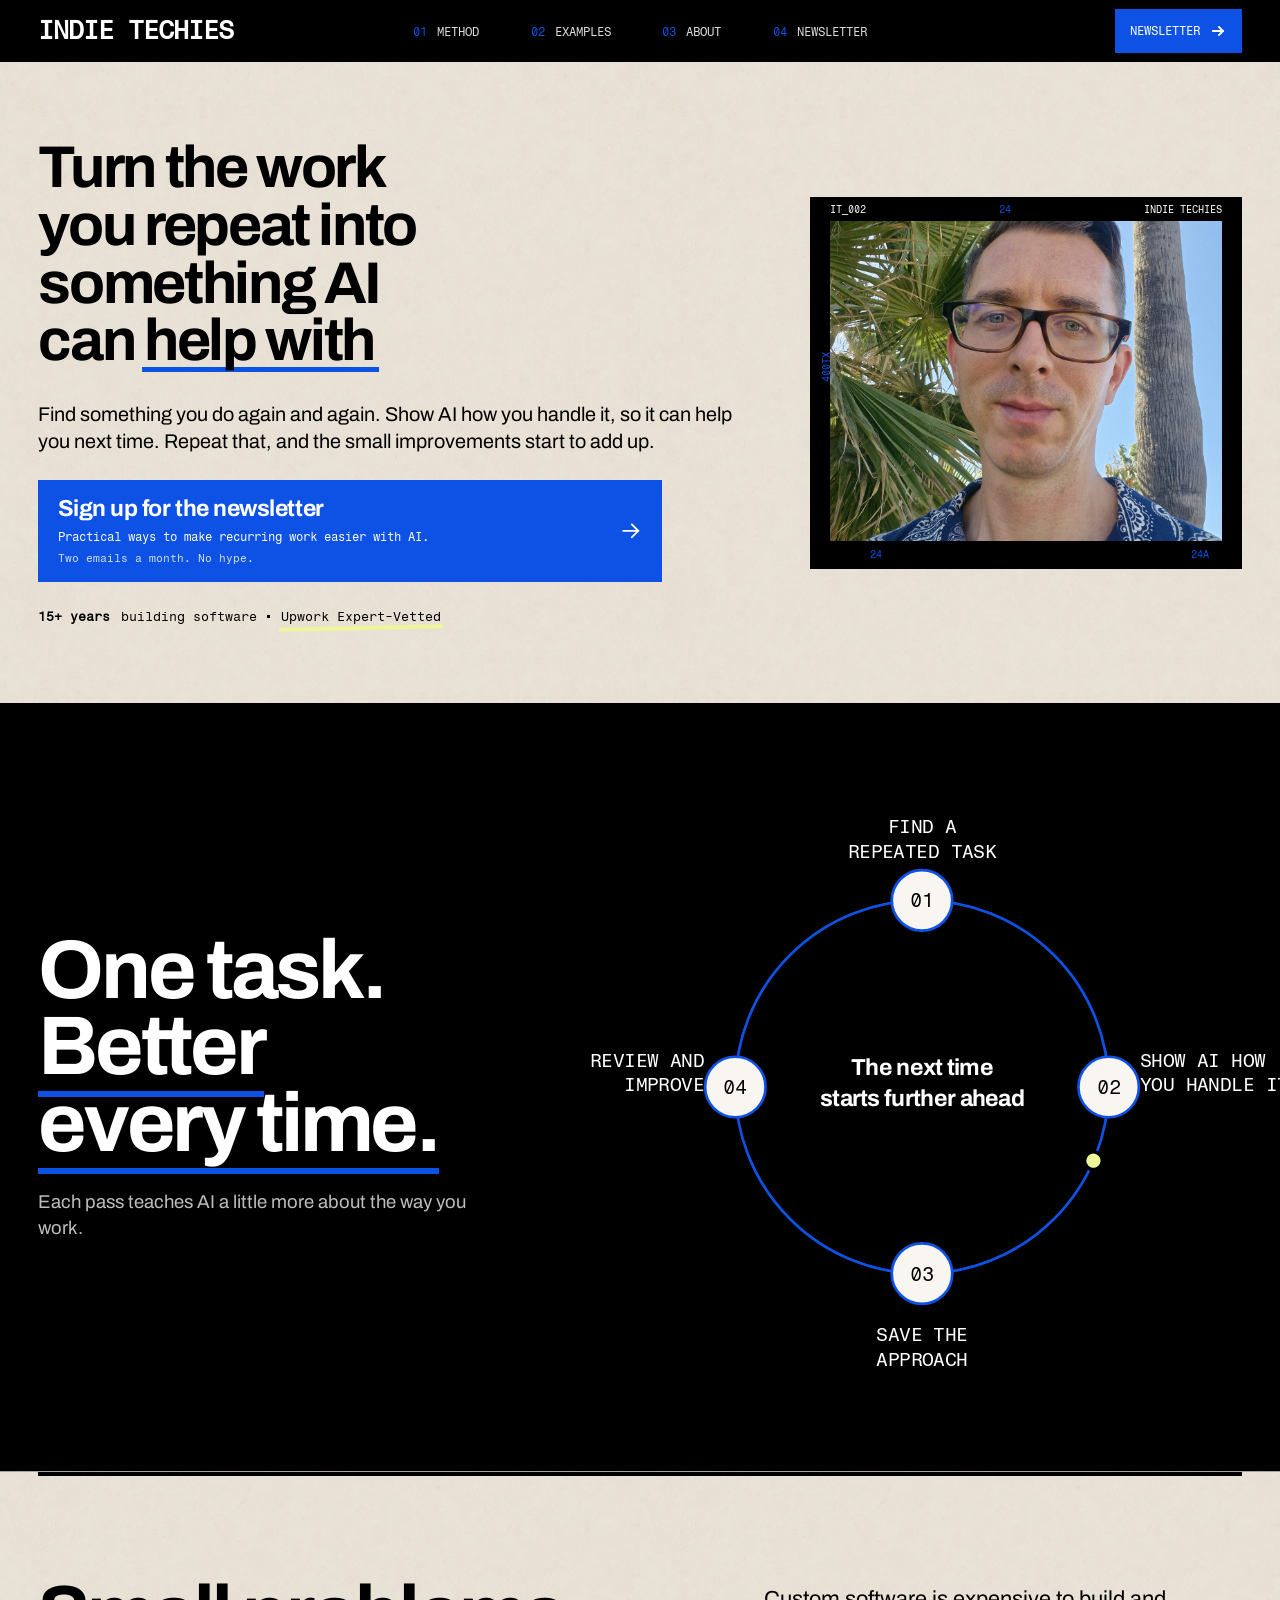
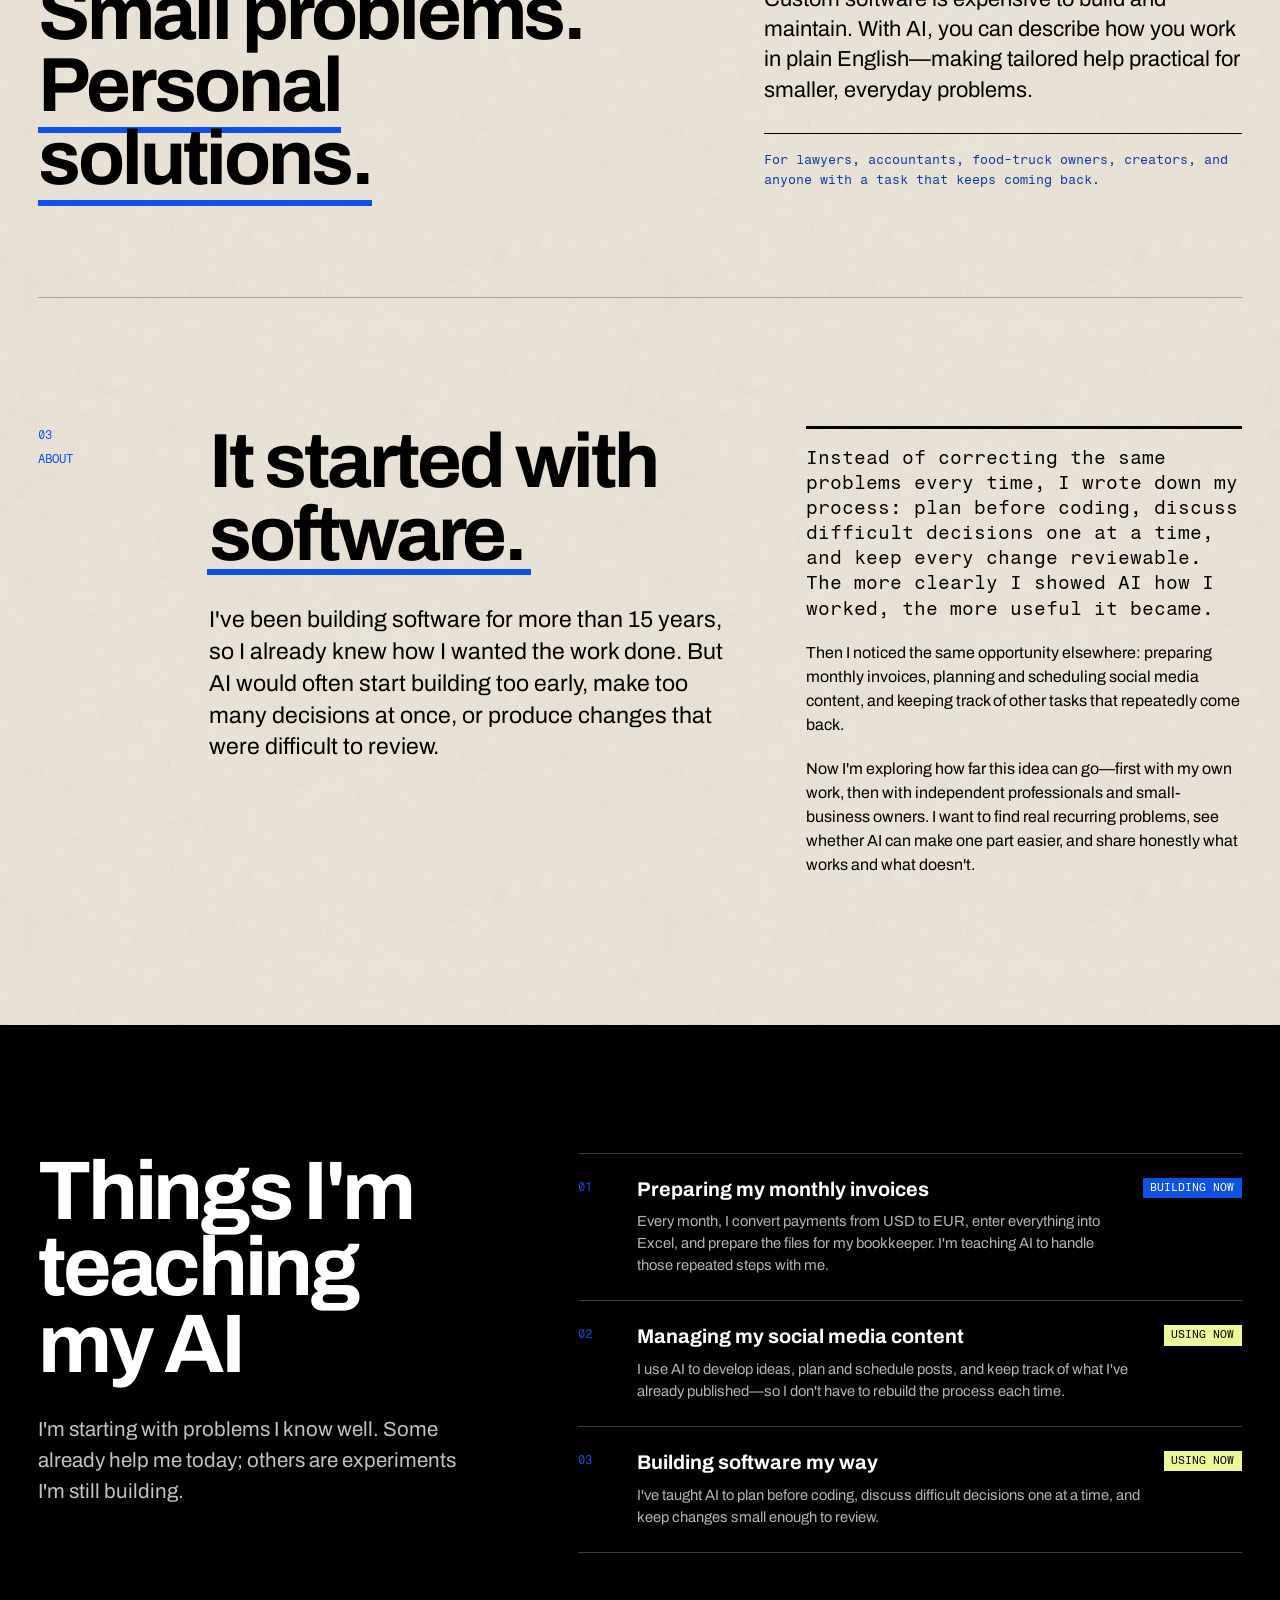
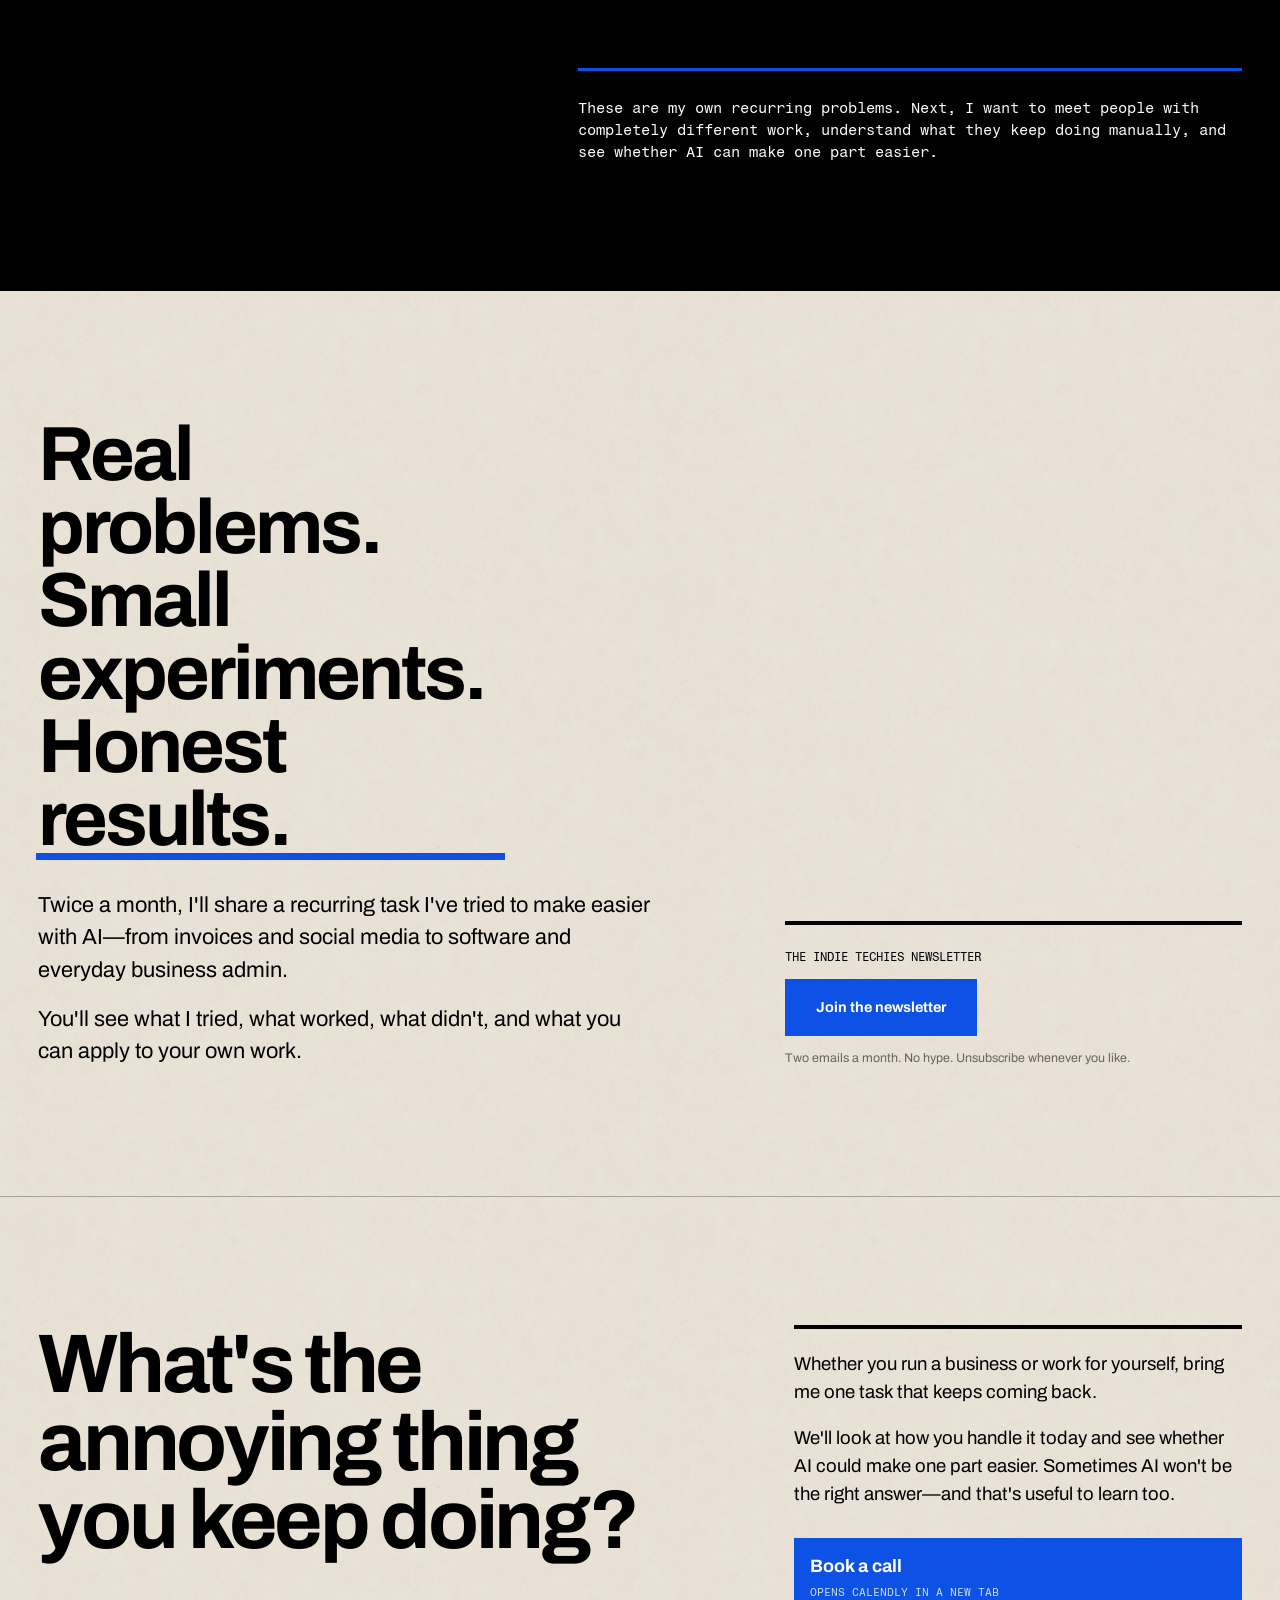
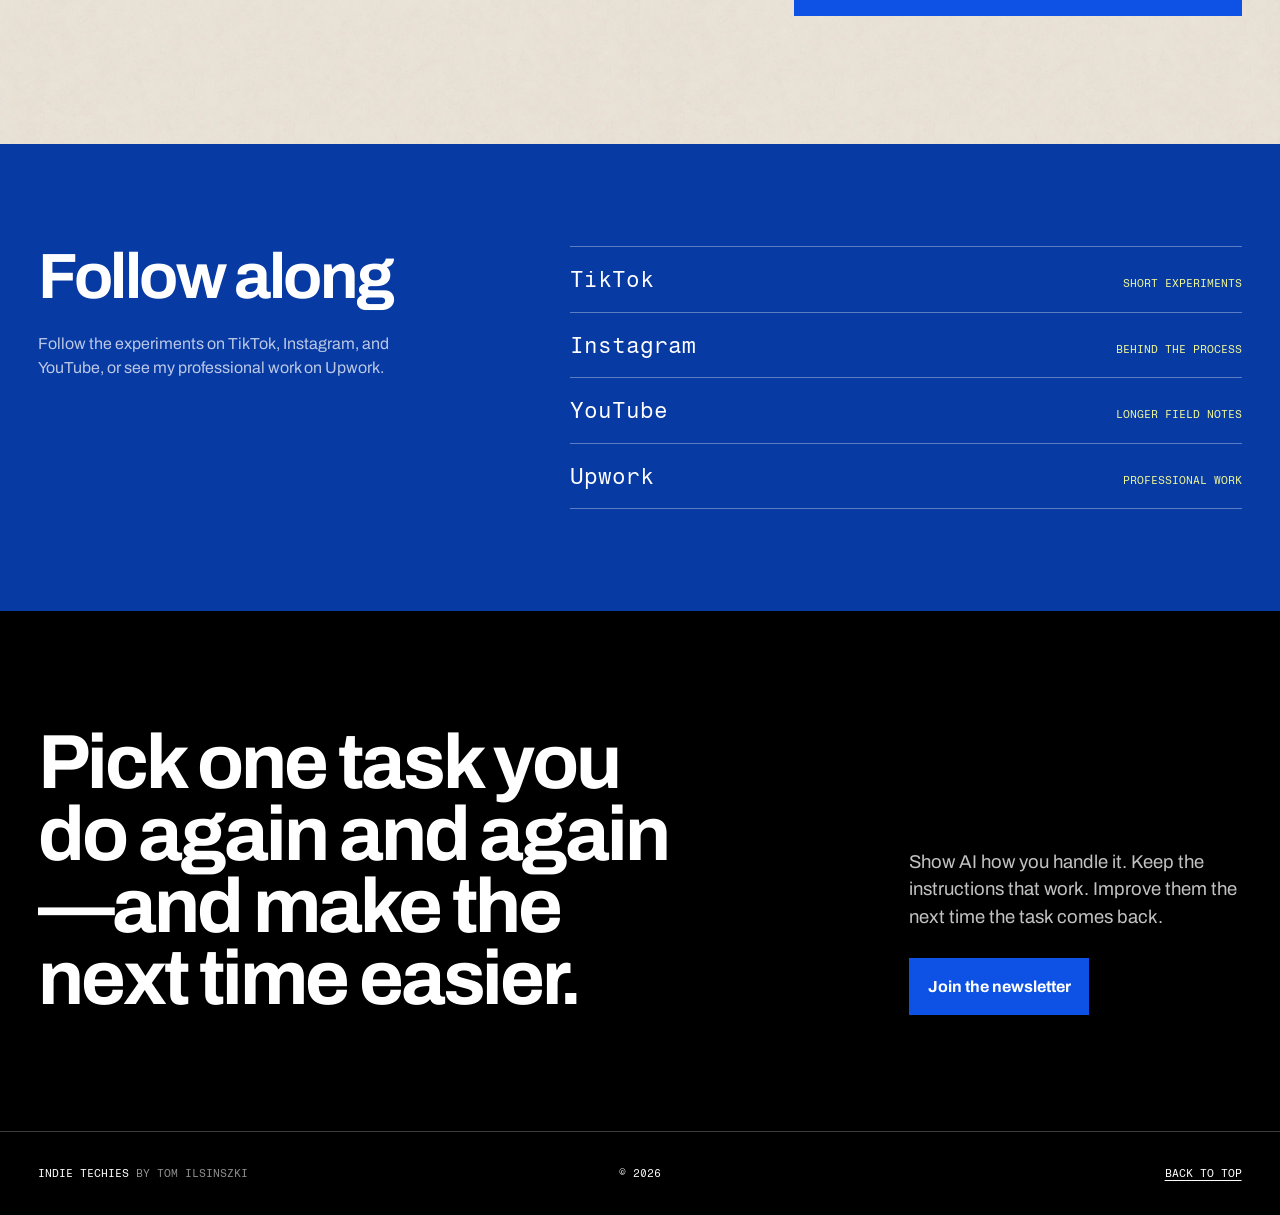
<file: index.html>
<!doctype html>
<html lang="en">
  <head>
    <meta charset="utf-8">
    <meta name="viewport" content="width=device-width, initial-scale=1">
    <!-- Google tag (gtag.js) -->
    <script async src="https://www.googletagmanager.com/gtag/js?id=G-4YPSH83Y4G"></script>
    <script>
      window.dataLayer = window.dataLayer || [];
      function gtag(){dataLayer.push(arguments);}
      gtag('js', new Date());

      gtag('config', 'G-4YPSH83Y4G');
    </script>
    <meta name="description" content="Practical experiments from Tom Ilsinszki about turning repeated work into something AI can help with.">
    <meta name="theme-color" content="#000000">
    <link rel="icon" href="favicon.svg" type="image/svg+xml">
    <link rel="preload" href="assets/fonts/archivo-700.ttf" as="font" type="font/ttf" crossorigin>
    <link rel="stylesheet" href="styles.css?v=13">
    <title>Indie Techies — Make repeated work easier with AI</title>
  </head>
  <body id="top">
    <!--
      THESIS: Indie Techies turns real recurring work into small, honest AI experiments from one experienced practitioner.
      OWN-WORLD: Near-black contact frames on sampled #F3EFEA proof paper, electric #0D52E5 proof marks, citrus #EEF69A status accents, documentary portraiture, Archivo grotesk and Fragment Mono metadata.
      STORY: Practical promise, four-step method, personal origin, working examples, newsletter, recurring-problem invitation, social destinations, closing action.
      FIRST VIEWPORT: A plainspoken proposition, dominant newsletter destination, and compact portrait proof establish both usefulness and authorship.
    -->
    <a class="skip-link" href="#main-content">Skip to content</a>

    <header class="site-header">
      <div class="site-shell site-header__inner">
        <a class="wordmark" href="#top" aria-label="Indie Techies, home">Indie Techies</a>
        <nav class="site-nav" aria-label="Primary navigation">
          <ul>
            <li><a href="#method"><span>01</span> Method</a></li>
            <li><a href="#examples"><span>02</span> Examples</a></li>
            <li><a href="#about"><span>03</span> About</a></li>
            <li><a href="#newsletter"><span>04</span> Newsletter</a></li>
          </ul>
        </nav>
        <a class="header-action" data-formkit-toggle="569336f2a5" href="https://indie-techies.kit.com/569336f2a5" aria-label="Open the Indie Techies newsletter signup" aria-haspopup="dialog">
          Newsletter
          <svg viewBox="0 0 16 16" aria-hidden="true"><path d="M3 8h10M9 4l4 4-4 4"></path></svg>
        </a>
      </div>
    </header>

    <main id="main-content">
      <section class="hero site-shell" aria-labelledby="hero-title">
        <div class="hero__copy">
          <h1 id="hero-title">Turn the work you repeat into something AI can <span>help with</span></h1>
          <p class="hero__intro">
            Find something you do again and again. Show AI how you handle it, so it can help you next time. Repeat that, and the small improvements start to add up.
          </p>
          <a class="hero__newsletter" data-formkit-toggle="569336f2a5" href="https://indie-techies.kit.com/569336f2a5" aria-label="Open the Indie Techies newsletter signup" aria-haspopup="dialog">
            <span>
              <strong>Sign up for the newsletter</strong>
              <span class="hero__newsletter-message">Practical ways to make recurring work easier with AI.</span>
              <small>Two emails a month. No hype.</small>
            </span>
            <svg viewBox="0 0 24 24" aria-hidden="true"><path d="M5 12h14M13 6l6 6-6 6"></path></svg>
          </a>
          <p class="hero__proof">
            <strong>15+ years</strong> building software<span aria-hidden="true"></span><strong class="proof-mark">Upwork Expert-Vetted</strong>
          </p>
        </div>

        <figure class="portrait-proof">
          <div class="proof-rail proof-rail--top" aria-hidden="true"><span>IT_002</span><span>24</span><span>Indie Techies</span></div>
          <img src="assets/tom-portrait.jpg" alt="Tom Ilsinszki outdoors beneath palm trees" width="3024" height="2268" fetchpriority="high">
          <div class="proof-rail proof-rail--bottom" aria-hidden="true"><span>24</span><span>24A</span></div>
          <span class="portrait-proof__edge" aria-hidden="true">400TX</span>
          <figcaption>Keep it human.</figcaption>
        </figure>
      </section>

      <section class="method-loop" id="method" aria-labelledby="method-loop-title">
        <div class="site-shell method-loop__inner">
          <div class="method-loop__copy">
            <h2 id="method-loop-title">One task.<br><span>Better every time.</span></h2>
            <p>Each pass teaches AI a little more about the way you work.</p>
          </div>

          <ol class="visually-hidden">
            <li>Find a repeated task.</li>
            <li>Show AI how you handle it.</li>
            <li>Save the approach.</li>
            <li>Review and improve.</li>
          </ol>

          <svg class="method-loop__diagram" viewBox="0 0 720 720" aria-hidden="true" focusable="false">
            <defs>
              <marker id="method-arrow" viewBox="0 0 10 10" refX="8" refY="5" markerWidth="7" markerHeight="7" orient="auto-start-reverse">
                <path d="M 0 0 L 10 5 L 0 10 Z"></path>
              </marker>
              <path id="method-orbit-path" d="M360 150 A210 210 0 1 1 359.9 150"></path>
            </defs>

            <circle class="method-loop__track" cx="360" cy="360" r="210"></circle>
            <path class="method-loop__arc" d="M360 150 A210 210 0 0 1 570 360" marker-end="url(#method-arrow)"></path>
            <path class="method-loop__arc" d="M570 360 A210 210 0 0 1 360 570" marker-end="url(#method-arrow)"></path>
            <path class="method-loop__arc" d="M360 570 A210 210 0 0 1 150 360" marker-end="url(#method-arrow)"></path>
            <path class="method-loop__arc" d="M150 360 A210 210 0 0 1 360 150" marker-end="url(#method-arrow)"></path>

            <circle class="method-loop__cursor" r="10">
              <animateMotion dur="8s" repeatCount="indefinite" rotate="auto">
                <mpath href="#method-orbit-path"></mpath>
              </animateMotion>
            </circle>

            <g class="method-loop__stage method-loop__stage--one">
              <circle cx="360" cy="150" r="34"></circle>
              <text x="360" y="158">01</text>
              <text class="method-loop__label" x="360" y="74"><tspan x="360">Find a</tspan><tspan x="360" dy="28">repeated task</tspan></text>
            </g>
            <g class="method-loop__stage method-loop__stage--two">
              <circle cx="570" cy="360" r="34"></circle>
              <text x="570" y="368">02</text>
              <text class="method-loop__label" x="605" y="337"><tspan x="605">Show AI how</tspan><tspan x="605" dy="28">you handle it</tspan></text>
            </g>
            <g class="method-loop__stage method-loop__stage--three">
              <circle cx="360" cy="570" r="34"></circle>
              <text x="360" y="578">03</text>
              <text class="method-loop__label" x="360" y="646"><tspan x="360">Save the</tspan><tspan x="360" dy="28">approach</tspan></text>
            </g>
            <g class="method-loop__stage method-loop__stage--four">
              <circle cx="150" cy="360" r="34"></circle>
              <text x="150" y="368">04</text>
              <text class="method-loop__label" x="115" y="337"><tspan x="115">Review and</tspan><tspan x="115" dy="28">improve</tspan></text>
            </g>

            <text class="method-loop__center" x="360" y="347"><tspan x="360">The next time</tspan><tspan x="360" dy="34">starts further ahead</tspan></text>
          </svg>
        </div>
      </section>

      <section class="small-solutions" aria-labelledby="small-solutions-title">
        <div class="site-shell small-solutions__inner">
          <h2 id="small-solutions-title">Small problems.<br><span>Personal solutions.</span></h2>
          <div class="small-solutions__copy">
            <p>Custom software is expensive to build and maintain. With AI, you can describe how you work in plain English—making tailored help practical for smaller, everyday problems.</p>
            <p>For lawyers, accountants, food-truck owners, creators, and anyone with a task that keeps coming back.</p>
          </div>
        </div>
      </section>

      <section class="about site-shell" id="about" aria-labelledby="about-title">
        <div class="about__index" aria-hidden="true"><span>03</span><span>About</span></div>
        <div class="about__lead">
          <h2 id="about-title">It started with <span>software.</span></h2>
          <p>I've been building software for more than 15 years, so I already knew how I wanted the work done. But AI would often start building too early, make too many decisions at once, or produce changes that were difficult to review.</p>
        </div>
        <div class="about__story">
          <p class="about__story-lead">Instead of correcting the same problems every time, I wrote down my process: plan before coding, discuss difficult decisions one at a time, and keep every change reviewable. The more clearly I showed AI how I worked, the more useful it became.</p>
          <p>Then I noticed the same opportunity elsewhere: preparing monthly invoices, planning and scheduling social media content, and keeping track of other tasks that repeatedly come back.</p>
          <p>Now I'm exploring how far this idea can go—first with my own work, then with independent professionals and small-business owners. I want to find real recurring problems, see whether AI can make one part easier, and share honestly what works and what doesn't.</p>
        </div>
      </section>

      <section class="examples" id="examples" aria-labelledby="examples-title">
        <div class="site-shell examples__inner">
          <div class="examples__intro">
            <h2 id="examples-title">Things I'm teaching my AI</h2>
            <p>I'm starting with problems I know well. Some already help me today; others are experiments I'm still building.</p>
          </div>
          <ol class="examples__list">
            <li>
              <span class="examples__number">01</span>
              <div><h3>Preparing my monthly invoices</h3><p>Every month, I convert payments from USD to EUR, enter everything into Excel, and prepare the files for my bookkeeper. I'm teaching AI to handle those repeated steps with me.</p></div>
              <span class="examples__status examples__status--building">Building now</span>
            </li>
            <li>
              <span class="examples__number">02</span>
              <div><h3>Managing my social media content</h3><p>I use AI to develop ideas, plan and schedule posts, and keep track of what I've already published—so I don't have to rebuild the process each time.</p></div>
              <span class="examples__status">Using now</span>
            </li>
            <li>
              <span class="examples__number">03</span>
              <div><h3>Building software my way</h3><p>I've taught AI to plan before coding, discuss difficult decisions one at a time, and keep changes small enough to review.</p></div>
              <span class="examples__status">Using now</span>
            </li>
          </ol>
          <p class="examples__closing">These are my own recurring problems. Next, I want to meet people with completely different work, understand what they keep doing manually, and see whether AI can make one part easier.</p>
        </div>
      </section>

      <section class="field-notes site-shell" id="newsletter" aria-labelledby="field-notes-title">
        <div class="field-notes__copy">
          <h2 id="field-notes-title">Real problems.<br>Small experiments.<br><span>Honest results.</span></h2>
          <p>Twice a month, I'll share a recurring task I've tried to make easier with AI—from invoices and social media to software and everyday business admin.</p>
          <p>You'll see what I tried, what worked, what didn't, and what you can apply to your own work.</p>
        </div>
        <div class="field-notes__form">
          <p>The Indie Techies newsletter</p>
          <a class="field-notes__button" data-formkit-toggle="569336f2a5" href="https://indie-techies.kit.com/569336f2a5" aria-label="Open the Indie Techies newsletter signup" aria-haspopup="dialog">Join the newsletter</a>
          <p class="field-notes__promise" id="newsletter-signup-promise">Two emails a month. No hype. Unsubscribe whenever you like.</p>
        </div>
      </section>

      <section class="callout" id="call" aria-labelledby="callout-title">
        <div class="site-shell callout__inner">
          <h2 id="callout-title">What's the annoying thing you keep doing?</h2>
          <div class="callout__copy">
            <p>Whether you run a business or work for yourself, bring me one task that keeps coming back.</p>
            <p>We'll look at how you handle it today and see whether AI could make one part easier. Sometimes AI won't be the right answer—and that's useful to learn too.</p>
            <a class="callout__action" href="https://calendly.com/ilsinszkitamas/quick-intro" target="_blank" rel="noopener noreferrer" aria-label="Book a call with Tom on Calendly (opens in a new tab)">
              <strong>Book a call</strong>
              <small>Opens Calendly in a new tab</small>
            </a>
          </div>
        </div>
      </section>

      <section class="elsewhere" aria-labelledby="elsewhere-title">
        <div class="site-shell elsewhere__inner">
          <div>
            <h2 id="elsewhere-title">Follow along</h2>
            <p>Follow the experiments on TikTok, Instagram, and YouTube, or see my professional work on Upwork.</p>
          </div>
          <ul aria-label="Social destinations awaiting their final URLs">
            <li><span>TikTok</span><small>Short experiments</small></li>
            <li><span>Instagram</span><small>Behind the process</small></li>
            <li><span>YouTube</span><small>Longer field notes</small></li>
            <li><span>Upwork</span><small>Professional work</small></li>
          </ul>
        </div>
      </section>

      <section class="closing" aria-labelledby="closing-title">
        <div class="site-shell closing__inner">
          <h2 id="closing-title">Pick one task you do again and again—and make the next time easier.</h2>
          <div>
            <p>Show AI how you handle it. Keep the instructions that work. Improve them the next time the task comes back.</p>
            <a data-formkit-toggle="569336f2a5" href="https://indie-techies.kit.com/569336f2a5" aria-label="Open the Indie Techies newsletter signup" aria-haspopup="dialog">Join the newsletter</a>
          </div>
        </div>
      </section>
    </main>

    <footer class="site-footer">
      <div class="site-shell site-footer__inner">
        <p>Indie Techies <span>by Tom Ilsinszki</span></p><p>© 2026</p><a href="#top">Back to top</a>
      </div>
    </footer>
    <script async data-uid="569336f2a5" src="https://indie-techies.kit.com/569336f2a5/index.js"></script>
  </body>
</html>
</file>
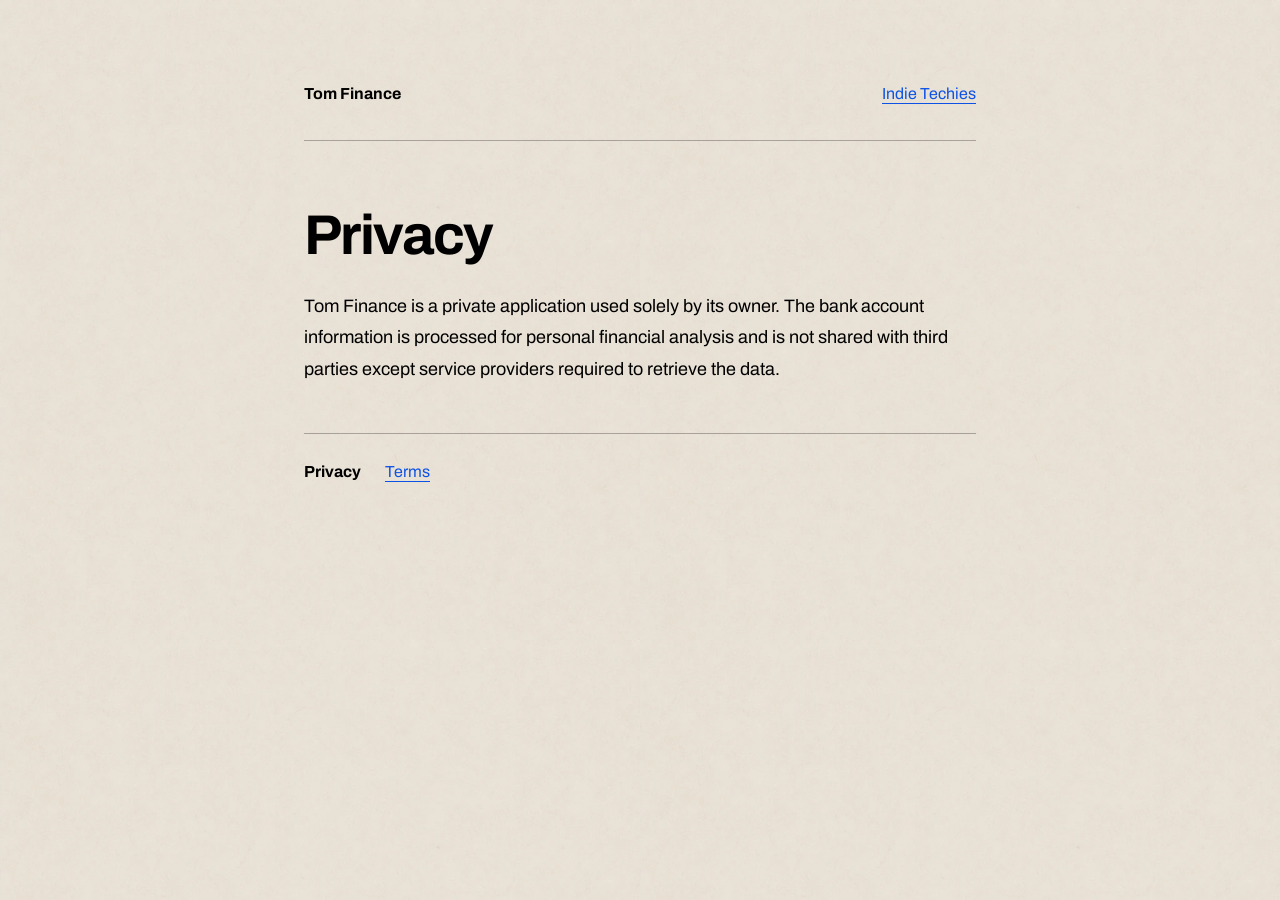
<file: tom-finance-privacy.html>
<!doctype html>
<html lang="en">
  <head>
    <meta charset="utf-8">
    <meta name="viewport" content="width=device-width, initial-scale=1">
    <meta name="description" content="Privacy information for Tom Finance, a private application for personal financial analysis.">
    <meta name="theme-color" content="#f3efea">
    <link rel="icon" href="favicon.svg" type="image/svg+xml">
    <link rel="stylesheet" href="styles.css?v=13">
    <link rel="stylesheet" href="tom-finance.css">
    <title>Privacy — Tom Finance</title>
  </head>
  <body class="finance-page">
    <!--
      THESIS: Make the supplied privacy statement easy to read in one glance.
      OWN-WORLD: Existing warm paper, Archivo type, ink text, and blue links.
      STORY: Identify Tom Finance, read the statement, optionally view Terms.
      FIRST VIEWPORT: A narrow column with a small masthead, clear title, statement, and navigation.
      FORM: Direct extension for the precisely specified minimal page; no concept selection needed.
      FINISH: unreviewed and undocumented is unfinished; this build ends with the finish review, the verdict, DESIGN.md, and every shipping raster carrying its provenance
    -->
    <div class="finance-shell">
      <header class="finance-header">
        <p>Tom Finance</p>
        <a href="index.html">Indie Techies</a>
      </header>
      <main class="finance-content">
        <h1>Privacy</h1>
        <p>Tom Finance is a private application used solely by its owner. The bank account information is processed for personal financial analysis and is not shared with third parties except service providers required to retrieve the data.</p>
      </main>
      <footer class="finance-footer">
        <nav aria-label="Tom Finance legal pages">
          <a href="tom-finance-privacy.html" aria-current="page">Privacy</a>
          <a href="tom-finance-terms.html">Terms</a>
        </nav>
      </footer>
    </div>
  </body>
</html>
</file>
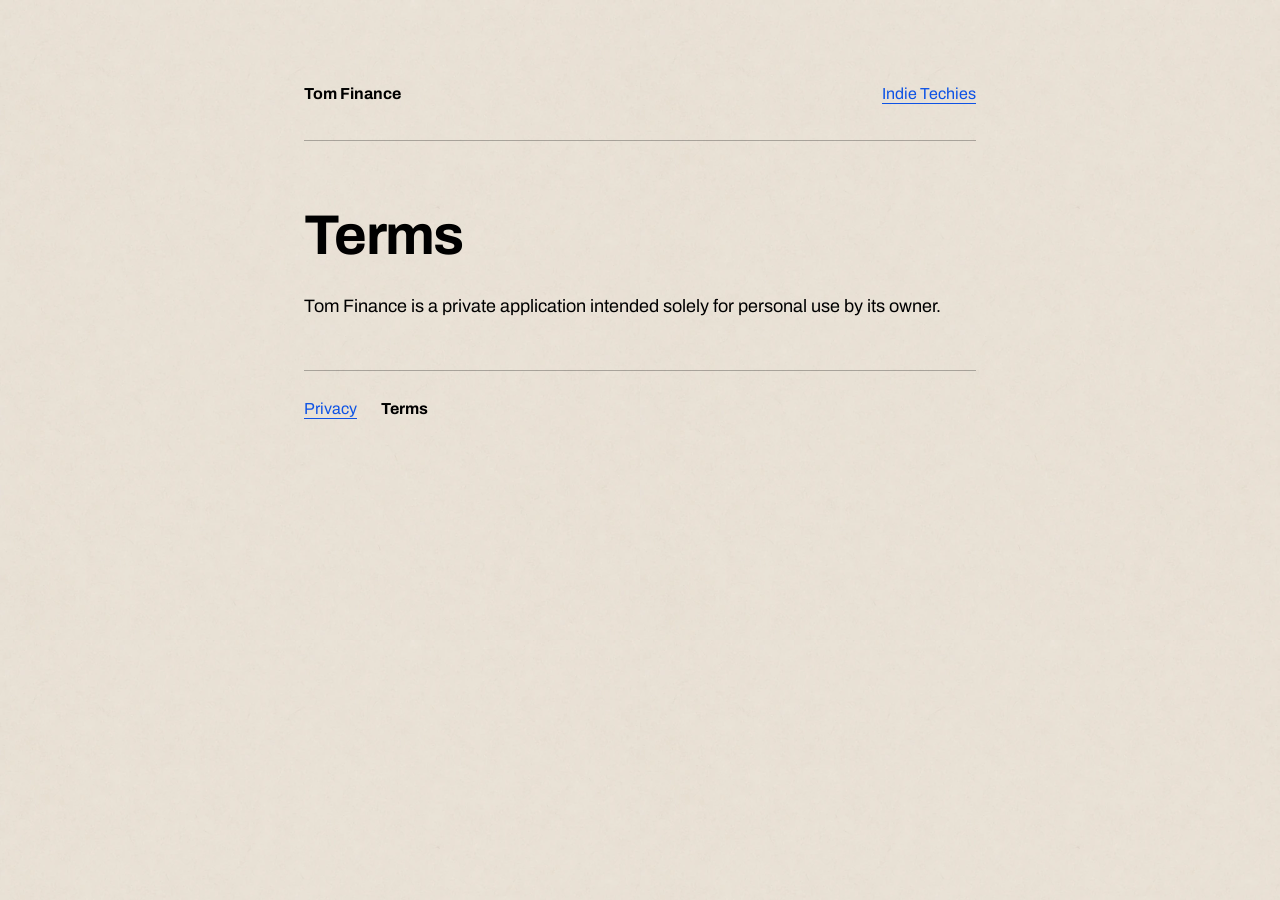
<file: tom-finance-terms.html>
<!doctype html>
<html lang="en">
  <head>
    <meta charset="utf-8">
    <meta name="viewport" content="width=device-width, initial-scale=1">
    <meta name="description" content="Terms for Tom Finance, a private application intended solely for personal use by its owner.">
    <meta name="theme-color" content="#f3efea">
    <link rel="icon" href="favicon.svg" type="image/svg+xml">
    <link rel="stylesheet" href="styles.css?v=13">
    <link rel="stylesheet" href="tom-finance.css">
    <title>Terms — Tom Finance</title>
  </head>
  <body class="finance-page">
    <!--
      THESIS: Make the supplied terms easy to read in one glance.
      OWN-WORLD: Existing warm paper, Archivo type, ink text, and blue links.
      STORY: Identify Tom Finance, read the statement, optionally view Privacy.
      FIRST VIEWPORT: A narrow column with a small masthead, clear title, statement, and navigation.
      FORM: Direct extension for the precisely specified minimal page; no concept selection needed.
      FINISH: unreviewed and undocumented is unfinished; this build ends with the finish review, the verdict, DESIGN.md, and every shipping raster carrying its provenance
    -->
    <div class="finance-shell">
      <header class="finance-header">
        <p>Tom Finance</p>
        <a href="index.html">Indie Techies</a>
      </header>
      <main class="finance-content">
        <h1>Terms</h1>
        <p>Tom Finance is a private application intended solely for personal use by its owner.</p>
      </main>
      <footer class="finance-footer">
        <nav aria-label="Tom Finance legal pages">
          <a href="tom-finance-privacy.html">Privacy</a>
          <a href="tom-finance-terms.html" aria-current="page">Terms</a>
        </nav>
      </footer>
    </div>
  </body>
</html>
</file>
<file: styles.css>
@font-face {
  font-family: "Archivo";
  src: url("assets/fonts/archivo-400.ttf") format("truetype");
  font-style: normal;
  font-weight: 400;
  font-display: swap;
}

@font-face {
  font-family: "Archivo";
  src: url("assets/fonts/archivo-700.ttf") format("truetype");
  font-style: normal;
  font-weight: 700;
  font-display: swap;
}

@font-face {
  font-family: "Archivo";
  src: url("assets/fonts/archivo-900.ttf") format("truetype");
  font-style: normal;
  font-weight: 900;
  font-display: swap;
}

@font-face {
  font-family: "Fragment Mono";
  src: url("assets/fonts/fragment-mono-400.ttf") format("truetype");
  font-style: normal;
  font-weight: 400;
  font-display: swap;
}

@font-face {
  font-family: "Fragment Mono";
  src: url("assets/fonts/fragment-mono-italic.ttf") format("truetype");
  font-style: italic;
  font-weight: 400;
  font-display: swap;
}

:root {
  --paper: #f3efea;
  --proof-paper: #f9f5f0;
  --ink: #000000;
  --soft-ink: #262626;
  --muted: #68645f;
  --blue: #0d52e5;
  --blue-dark: #083aa4;
  --citrus: #eef69a;
  --fine-line: rgba(0, 0, 0, 0.28);
  --dark-line: rgba(255, 255, 255, 0.24);
  --site-width: 1448px;
  --gutter: clamp(1.15rem, 3vw, 2.8rem);
  --section-space: clamp(5.5rem, 10vw, 9.5rem);
  color-scheme: light;
}

*,
*::before,
*::after {
  box-sizing: border-box;
}

html {
  scroll-padding-top: 5rem;
}

body {
  margin: 0;
  min-width: 320px;
  overflow-x: hidden;
  color: var(--ink);
  background-color: var(--paper);
  background-image: url("assets/proof-paper-texture.webp");
  background-repeat: repeat;
  background-size: 640px;
  background-blend-mode: multiply;
  font-family: "Archivo", Arial, sans-serif;
  font-size: 1rem;
  line-height: 1.5;
  text-rendering: optimizeLegibility;
  -webkit-font-smoothing: antialiased;
}

::selection {
  color: #ffffff;
  background: var(--blue);
}

img,
svg {
  display: block;
  max-width: 100%;
}

button,
input {
  font: inherit;
}

button,
a,
input {
  -webkit-tap-highlight-color: transparent;
}

a {
  color: inherit;
  text-decoration-thickness: 0.09em;
  text-underline-offset: 0.24em;
}

:focus-visible {
  outline: 3px solid var(--citrus);
  outline-offset: 4px;
  box-shadow: 0 0 0 7px var(--blue);
}

h1,
h2,
h3,
p,
figure {
  margin-top: 0;
}

h1,
h2,
h3 {
  text-wrap: balance;
}

.site-shell {
  width: min(calc(100% - (var(--gutter) * 2)), var(--site-width));
  margin-inline: auto;
}

.visually-hidden {
  position: absolute;
  width: 1px;
  height: 1px;
  padding: 0;
  margin: -1px;
  overflow: hidden;
  clip: rect(0, 0, 0, 0);
  white-space: nowrap;
  border: 0;
}

.skip-link {
  position: fixed;
  z-index: 1000;
  top: 1rem;
  left: 1rem;
  padding: 0.7rem 1rem;
  color: var(--ink);
  background: var(--citrus);
  font-family: "Fragment Mono", monospace;
  font-size: 0.8rem;
  transform: translateY(-200%);
  transition: transform 160ms ease;
}

.skip-link:focus {
  transform: translateY(0);
}

/* Site index */

.site-header {
  position: relative;
  z-index: 20;
  color: #ffffff;
  background: var(--ink);
}

.site-header__inner {
  display: grid;
  min-height: 3.9rem;
  grid-template-columns: 1fr auto 1fr;
  gap: 2rem;
  align-items: center;
}

.wordmark {
  width: max-content;
  font-family: "Fragment Mono", monospace;
  font-size: clamp(1.15rem, 2vw, 1.7rem);
  font-weight: 700;
  letter-spacing: -0.04em;
  line-height: 1;
  text-decoration: none;
  text-transform: uppercase;
}

.site-nav ul {
  display: flex;
  padding: 0;
  margin: 0;
  gap: clamp(1.5rem, 4vw, 4rem);
  align-items: center;
  list-style: none;
}

.site-nav a,
.header-action {
  display: inline-flex;
  gap: 0.65rem;
  align-items: center;
  font-family: "Fragment Mono", monospace;
  font-size: 0.78rem;
  line-height: 1;
  text-decoration: none;
  text-transform: uppercase;
}

.site-nav a {
  color: rgba(255, 255, 255, 0.86);
}

.site-nav a span {
  color: var(--blue);
}

.site-nav a:hover,
.site-nav a:focus-visible {
  color: var(--citrus);
}

.header-action {
  min-height: 2.75rem;
  padding-inline: 0.95rem;
  justify-self: end;
  color: #ffffff;
  background: var(--blue);
}

.header-action:hover {
  color: var(--ink);
  background: var(--citrus);
}

.header-action svg {
  width: 1rem;
  height: 1rem;
  color: currentColor;
  fill: none;
  stroke: currentColor;
  stroke-linecap: square;
  stroke-width: 1.8;
}

/* First viewport */

.hero {
  display: grid;
  min-height: 37rem;
  padding-block: clamp(3.5rem, 6vw, 5.8rem);
  grid-template-columns: minmax(0, 46rem) minmax(21rem, 27rem);
  gap: clamp(3rem, 6vw, 5.5rem);
  align-items: center;
  justify-content: center;
}

.hero__copy {
  padding-left: 0;
}

.hero h1 {
  max-width: 15ch;
  margin-bottom: clamp(1.4rem, 2.5vw, 2.2rem);
  font-size: clamp(3.25rem, 4.6vw, 4.65rem);
  font-weight: 700;
  letter-spacing: -0.04em;
  line-height: 0.98;
}

.hero h1 span,
.about h2 span,
.field-notes h2 span {
  position: relative;
  display: inline-block;
  z-index: 0;
}

.hero h1 span::after,
.about h2 span::after,
.field-notes h2 span::after {
  position: absolute;
  z-index: -1;
  right: -0.08em;
  bottom: -0.04em;
  left: -0.03em;
  height: 0.085em;
  background: var(--blue);
  content: "";
  transform: scaleX(1);
}

.hero__intro {
  max-width: 44rem;
  margin-bottom: 1.55rem;
  font-size: clamp(1.05rem, 1.55vw, 1.32rem);
  line-height: 1.34;
}

.hero__newsletter {
  display: grid;
  width: min(100%, 39rem);
  min-height: 6.2rem;
  padding: 1.05rem 1.2rem;
  margin-bottom: 1.55rem;
  grid-template-columns: minmax(0, 1fr) auto;
  gap: 1.5rem;
  align-items: center;
  color: #ffffff;
  background: var(--blue);
  text-decoration: none;
}

.hero__newsletter:hover {
  color: #ffffff;
  background: var(--blue-dark);
}

.hero__newsletter strong,
.hero__newsletter-message,
.hero__newsletter small {
  display: block;
}

.hero__newsletter strong {
  font-size: clamp(1.25rem, 1.8vw, 1.6rem);
  font-weight: 700;
  letter-spacing: -0.02em;
  line-height: 1.08;
}

.hero__newsletter-message {
  margin-top: 0.5rem;
  font-family: "Fragment Mono", monospace;
  font-size: clamp(0.68rem, 0.9vw, 0.82rem);
  line-height: 1.3;
}

.hero__newsletter small {
  margin-top: 0.45rem;
  color: rgba(255, 255, 255, 0.82);
  font-family: "Fragment Mono", monospace;
  font-size: clamp(0.62rem, 0.85vw, 0.74rem);
  line-height: 1.25;
}

.hero__newsletter svg {
  width: 1.6rem;
  height: 1.6rem;
  fill: none;
  stroke: currentColor;
  stroke-linecap: square;
  stroke-width: 1.6;
}

.hero__method {
  display: flex;
  width: fit-content;
  max-width: 100%;
  margin-bottom: 1.45rem;
  gap: 0.65rem;
  align-items: center;
  color: var(--blue-dark);
  font-family: "Fragment Mono", monospace;
  font-size: clamp(0.72rem, 1.12vw, 0.98rem);
  line-height: 1.3;
}

.hero__method span {
  border-bottom: 1px solid currentColor;
}

.hero__method i {
  position: relative;
  display: block;
  width: 1.1rem;
  height: 1px;
  flex: 0 0 1.1rem;
  background: currentColor;
}

.hero__method i::after {
  position: absolute;
  top: -2px;
  right: 0;
  width: 5px;
  height: 5px;
  border-top: 1px solid currentColor;
  border-right: 1px solid currentColor;
  content: "";
  transform: rotate(45deg);
}

.hero__proof {
  display: flex;
  margin-bottom: 0;
  gap: 0.65rem;
  align-items: center;
  font-family: "Fragment Mono", monospace;
  font-size: clamp(0.72rem, 1vw, 0.88rem);
}

.hero__proof > span {
  width: 3px;
  height: 3px;
  background: currentColor;
}

.proof-mark {
  position: relative;
  font-weight: 400;
}

.proof-mark::after {
  position: absolute;
  right: -0.15em;
  bottom: -0.35em;
  left: -0.15em;
  height: 0.34em;
  background: var(--citrus);
  content: "";
  transform: rotate(-1.2deg);
  z-index: -1;
}

.portrait-proof {
  position: relative;
  width: min(100%, 29.5rem);
  padding: 1.55rem 1.25rem 1.7rem;
  margin: 0;
  justify-self: end;
  color: #ffffff;
  background: var(--ink);
}

.portrait-proof img {
  width: 100%;
  height: clamp(18rem, 25vw, 22rem);
  object-fit: cover;
  object-position: center 62%;
  filter: saturate(0.88) contrast(1.02);
}

.proof-rail {
  position: absolute;
  right: 1.25rem;
  left: 1.25rem;
  display: flex;
  justify-content: space-between;
  font-family: "Fragment Mono", monospace;
  font-size: 0.65rem;
  line-height: 1;
  text-transform: uppercase;
}

.proof-rail--top { top: 0.52rem; }
.proof-rail--bottom { bottom: 0.5rem; padding-inline: 2.5rem 0.8rem; color: var(--blue); }
.proof-rail span:nth-child(2) { color: var(--blue); }

.portrait-proof__edge {
  position: absolute;
  top: 44%;
  left: 0.18rem;
  color: var(--blue);
  font-family: "Fragment Mono", monospace;
  font-size: 0.62rem;
  transform: rotate(-90deg);
}

.portrait-proof figcaption {
  position: absolute;
  right: -4.8rem;
  bottom: 20%;
  width: 4.2rem;
  color: var(--soft-ink);
  font-family: "Fragment Mono", monospace;
  font-size: 0.78rem;
  font-style: italic;
  line-height: 1.1;
  transform: rotate(-5deg);
}

.portrait-proof figcaption::after {
  display: block;
  width: 2.8rem;
  height: 2px;
  margin-top: 0.35rem;
  background: currentColor;
  content: "";
  transform: rotate(-11deg);
}

/* Compact method loop */

.method-loop {
  overflow: hidden;
  color: #ffffff;
  background: var(--ink);
}

.method-loop__inner {
  display: grid;
  min-height: 38rem;
  padding-block: clamp(2.75rem, 5vw, 4.75rem);
  grid-template-columns: minmax(20rem, 0.78fr) minmax(28rem, 1.22fr);
  gap: clamp(2.5rem, 7vw, 7rem);
  align-items: center;
}

.method-loop__copy h2 {
  max-width: 10ch;
  margin-bottom: 1.8rem;
  font-size: clamp(3.5rem, 6.5vw, 6rem);
  font-weight: 700;
  letter-spacing: -0.04em;
  line-height: 0.92;
}

.method-loop__copy h2 span {
  border-bottom: 0.08em solid var(--blue);
}

.method-loop__copy p {
  max-width: 28rem;
  margin: 0;
  color: rgba(255, 255, 255, 0.74);
  font-size: clamp(1.05rem, 1.45vw, 1.28rem);
  line-height: 1.4;
}

.method-loop__diagram {
  width: min(100%, 40rem);
  height: auto;
  justify-self: end;
  overflow: visible;
  font-family: "Fragment Mono", monospace;
}

.method-loop__track,
.method-loop__arc {
  fill: none;
}

.method-loop__track {
  stroke: rgba(255, 255, 255, 0.18);
  stroke-width: 2;
}

.method-loop__arc {
  stroke: var(--blue);
  stroke-width: 3;
}

#method-arrow path {
  fill: var(--blue);
}

.method-loop__stage circle {
  fill: var(--proof-paper);
  stroke: var(--blue);
  stroke-width: 3;
}

.method-loop__stage > text:not(.method-loop__label) {
  fill: var(--ink);
  font-size: 22px;
  text-anchor: middle;
}

.method-loop__label {
  fill: #ffffff;
  font-size: 21px;
  letter-spacing: -0.03em;
  text-transform: uppercase;
}

.method-loop__stage--one .method-loop__label,
.method-loop__stage--three .method-loop__label {
  text-anchor: middle;
}

.method-loop__stage--two .method-loop__label {
  text-anchor: start;
}

.method-loop__stage--four .method-loop__label {
  text-anchor: end;
}

.method-loop__center {
  fill: #ffffff;
  font-family: "Archivo", Arial, sans-serif;
  font-size: 26px;
  font-weight: 700;
  letter-spacing: -0.03em;
  text-anchor: middle;
}

.method-loop__cursor {
  fill: var(--citrus);
  stroke: var(--ink);
  stroke-width: 4;
}

/* Continuous proof sequence */

.proof-sequence { padding-block: 0 3.5rem; }

.proof-sequence__intro {
  display: grid;
  padding-block: clamp(3.5rem, 6vw, 5.2rem) 1.6rem;
  border-top: 1px solid var(--fine-line);
  grid-template-columns: 1fr minmax(18rem, 0.65fr);
  gap: 3rem;
  align-items: end;
}

.proof-sequence__intro h2 {
  margin: 0;
  font-size: clamp(2.8rem, 5vw, 4.8rem);
  font-weight: 700;
  letter-spacing: -0.04em;
  line-height: 0.95;
}

.proof-sequence__intro p {
  max-width: 36rem;
  margin: 0;
  font-family: "Fragment Mono", monospace;
  font-size: clamp(0.78rem, 1.1vw, 0.96rem);
  line-height: 1.45;
}

.proof-sequence__list {
  display: grid;
  padding: 0.35rem 0 0;
  margin-block: 0;
  grid-template-columns: repeat(4, minmax(0, 1fr));
  color: #ffffff;
  background: var(--ink);
  list-style: none;
}

.proof-step {
  min-width: 0;
  padding: 0 0.4rem;
}

.proof-step + .proof-step { border-left: 1px solid var(--dark-line); }

.proof-step--review {
  background: var(--blue-dark);
}

.proof-step--review .proof-step__header,
.proof-step--review h3 {
  color: var(--citrus);
}

.proof-step--review .proof-step__frame {
  border-color: var(--citrus);
}

.proof-step--review .proof-step__meta {
  background: var(--blue-dark);
}

.proof-step__header {
  display: flex;
  height: 2.25rem;
  padding-inline: 0.35rem;
  gap: 0.7rem;
  align-items: center;
  color: var(--blue);
  font-family: "Fragment Mono", monospace;
  font-size: 1.25rem;
  font-style: italic;
}

.proof-step__run {
  position: relative;
  display: block;
  height: 1px;
  flex: 1;
  background: currentColor;
}

.proof-step__run::after {
  position: absolute;
  top: -3px;
  right: 0;
  width: 6px;
  height: 6px;
  border-top: 1px solid currentColor;
  border-right: 1px solid currentColor;
  content: "";
  transform: rotate(45deg);
}

.proof-step__frame {
  position: relative;
  height: 15rem;
  overflow: hidden;
  border: 1px solid rgba(255, 255, 255, 0.42);
  background: var(--proof-paper);
}

.proof-step__meta {
  position: absolute;
  z-index: 2;
  top: 0;
  right: 0;
  left: 0;
  display: flex;
  height: 1.35rem;
  padding-inline: 0.45rem;
  align-items: center;
  justify-content: space-between;
  color: #ffffff;
  background: var(--ink);
  font-family: "Fragment Mono", monospace;
  font-size: 0.48rem;
  text-transform: uppercase;
}

.proof-step__meta span:nth-child(2) { color: var(--blue); }

.proof-step__frame > img {
  width: 100%;
  height: 100%;
  object-fit: cover;
  object-position: center;
}

.proof-step h3 {
  min-height: 3.8rem;
  padding: 0.9rem 0.65rem 0.5rem;
  margin: 0;
  color: #ffffff;
  font-family: "Fragment Mono", monospace;
  font-size: clamp(0.68rem, 1.05vw, 0.92rem);
  font-weight: 400;
  letter-spacing: -0.03em;
  line-height: 1.1;
  text-align: center;
  text-transform: uppercase;
}

.proof-step__description {
  max-width: 31rem;
  padding: 0 0.8rem 1.4rem;
  margin: 0 auto;
  color: rgba(255, 255, 255, 0.7);
  font-size: clamp(0.76rem, 0.9vw, 0.88rem);
  line-height: 1.4;
  text-align: center;
}

.proof-step--review .proof-step__description {
  color: rgba(255, 255, 255, 0.78);
}

.workflow-map {
  position: relative;
  width: 100%;
  height: 100%;
  color: var(--blue-dark);
  background-image: url("assets/proof-paper-texture.webp");
  background-size: 320px;
  font-family: "Fragment Mono", monospace;
}

.workflow-node {
  position: absolute;
  z-index: 1;
  display: grid;
  width: 24%;
  min-height: 4.3rem;
  padding: 0.45rem 0.2rem;
  place-content: center;
  border: 1px solid currentColor;
  background: rgba(249, 245, 240, 0.9);
  text-align: center;
}

.workflow-node strong {
  font-size: 0.72rem;
  font-weight: 400;
  text-decoration: underline;
  text-underline-offset: 0.15em;
}

.workflow-node span {
  margin-top: 0.28rem;
  font-size: 0.48rem;
  line-height: 1.35;
}

.workflow-node--input { top: 31%; left: 4%; }
.workflow-node--ai { top: 25%; left: 38%; width: 28%; min-height: 5.35rem; }
.workflow-node--output { top: 31%; right: 3%; }
.workflow-node--tools { bottom: 5%; left: 40%; width: 26%; min-height: 3.7rem; }

.workflow-link {
  position: absolute;
  height: 1px;
  background: var(--blue-dark);
}

.workflow-link::after {
  position: absolute;
  top: -2px;
  right: -1px;
  width: 5px;
  height: 5px;
  border-top: 1px solid currentColor;
  border-right: 1px solid currentColor;
  content: "";
  transform: rotate(45deg);
}

.workflow-link--one { top: 50%; left: 29%; width: 8%; }
.workflow-link--two { top: 50%; left: 67%; width: 8%; }
.workflow-link--tools { bottom: 34%; left: 53%; width: 11%; transform: rotate(90deg); transform-origin: left; }

.workflow-run {
  display: grid;
  height: 100%;
  padding-top: 1.35rem;
  grid-template-columns: 1.08fr 0.92fr;
  color: #e8eee9;
  background: #101516;
  font-family: "Fragment Mono", monospace;
  font-size: 0.53rem;
}

.workflow-run__checklist,
.workflow-run__terminal {
  min-width: 0;
  padding: 0.6rem 0.55rem;
}

.workflow-run__terminal { border-left: 1px solid #344044; }
.workflow-run p { margin-bottom: 0.55rem; white-space: nowrap; }

.workflow-run__checklist > p {
  padding-bottom: 0.35rem;
  border-bottom: 1px solid #344044;
  color: #9ea8a8;
}

.workflow-run ol {
  padding: 0;
  margin: 0;
  list-style: none;
  counter-reset: run-step;
}

.workflow-run li {
  display: flex;
  margin-bottom: 0.37rem;
  gap: 0.32rem;
  align-items: center;
  counter-increment: run-step;
  white-space: nowrap;
}

.workflow-run li::before {
  width: 0.7rem;
  color: #728081;
  content: counter(run-step) ".";
}

.workflow-run li > span {
  position: relative;
  display: block;
  width: 0.55rem;
  height: 0.55rem;
  border: 1px solid #83c785;
}

.workflow-run li > span::after {
  position: absolute;
  top: 0;
  left: 0.16rem;
  width: 0.16rem;
  height: 0.34rem;
  border-right: 1px solid #83c785;
  border-bottom: 1px solid #83c785;
  content: "";
  transform: rotate(42deg);
}

.terminal-ok { color: #a9dc91; }
.terminal-ok::before { content: "/ "; color: #d5f2a9; }

.terminal-cursor {
  display: inline-block;
  width: 0.35rem;
  height: 0.72rem;
  background: #ffffff;
  vertical-align: -0.13rem;
}

.review-loop {
  display: grid;
  height: 100%;
  padding: 3.7rem 1rem 1.4rem;
  grid-template-columns: 1fr auto 1fr auto 1fr;
  gap: 0.55rem;
  align-content: center;
  align-items: center;
  color: var(--blue-dark);
  background-image: url("assets/proof-paper-texture.webp");
  background-size: 320px;
  font-family: "Fragment Mono", monospace;
}

.review-loop > span {
  display: grid;
  min-height: 4.25rem;
  padding: 0.45rem;
  place-items: center;
  border: 1px solid currentColor;
  background: rgba(249, 245, 240, 0.9);
  font-size: clamp(0.55rem, 0.75vw, 0.68rem);
  text-align: center;
}

.review-loop > i {
  position: relative;
  display: block;
  width: 0.8rem;
  height: 1px;
  background: currentColor;
}

.review-loop > i::after {
  position: absolute;
  top: -2px;
  right: 0;
  width: 5px;
  height: 5px;
  border-top: 1px solid currentColor;
  border-right: 1px solid currentColor;
  content: "";
  transform: rotate(45deg);
}

.review-loop p {
  grid-column: 1 / -1;
  padding-top: 0.8rem;
  margin: 0;
  border-top: 1px solid currentColor;
  font-size: 0.62rem;
  text-align: center;
  text-transform: uppercase;
}

.field-note-signup {
  height: 100%;
  padding: 2.55rem clamp(0.75rem, 1.3vw, 1.35rem) 0.4rem;
  color: var(--ink);
  background: var(--proof-paper);
}

.field-note-signup__title {
  margin-bottom: 0.45rem;
  font-size: clamp(0.78rem, 1vw, 1rem);
  font-weight: 700;
}

.field-note-signup form,
.field-notes form {
  display: grid;
  gap: 0.32rem;
}

.field-note-signup label,
.field-notes label {
  position: absolute;
  width: 1px;
  height: 1px;
  overflow: hidden;
  clip: rect(0, 0, 0, 0);
}

.field-note-signup input,
.field-note-signup button,
.field-notes input,
.field-notes button {
  width: 100%;
  min-height: 2.75rem;
  padding: 0.55rem 0.72rem;
  border: 1px solid var(--ink);
  border-radius: 0;
  color: var(--ink);
  background: transparent;
  font-size: 0.74rem;
}

.field-note-signup button,
.field-notes button {
  border-color: var(--blue);
  color: #ffffff;
  background: var(--blue);
  font-weight: 700;
}

button:disabled { cursor: not-allowed; opacity: 0.68; }
input[readonly] { cursor: default; }

input::placeholder {
  color: #5d5954;
  opacity: 1;
}

.field-note-signup__promise {
  margin: 0.45rem 0 0;
  font-family: "Fragment Mono", monospace;
  font-size: 0.68rem;
  line-height: 1.3;
}

.field-note-signup__status {
  display: inline-block;
  padding: 0.18rem 0.35rem;
  margin: 0.3rem 0 0;
  background: var(--citrus);
  font-family: "Fragment Mono", monospace;
  font-size: 0.64rem;
  line-height: 1.2;
}

/* Proof caption below the fold */

.studio-proof {
  display: grid;
  padding: clamp(2.4rem, 4vw, 4rem) clamp(3rem, 6vw, 6rem);
  border-top: 1px solid var(--blue);
  grid-template-columns: minmax(0, 1fr) auto;
  gap: 4rem;
  align-items: center;
}

.studio-proof > p {
  max-width: 43rem;
  margin: 0;
  font-family: "Fragment Mono", monospace;
  font-size: clamp(0.85rem, 1.2vw, 1.06rem);
  line-height: 1.45;
}

.studio-proof__actions {
  display: flex;
  gap: clamp(2rem, 4vw, 4rem);
  align-items: center;
}

.destination {
  display: flex;
  gap: 0.8rem;
  align-items: center;
  font-family: "Fragment Mono", monospace;
  font-size: 0.9rem;
}

.destination + .destination {
  padding-left: clamp(2rem, 4vw, 4rem);
  border-left: 1px solid var(--ink);
}

.destination > svg {
  width: 1.8rem;
  flex: 0 0 1.8rem;
  color: var(--blue);
  fill: none;
  stroke: currentColor;
  stroke-linecap: square;
  stroke-linejoin: miter;
  stroke-width: 1.4;
}

.destination > span {
  border-bottom: 2px solid var(--blue);
  line-height: 1.2;
}

.destination small {
  display: block;
  margin-top: 0.28rem;
  color: var(--muted);
  font-size: 0.55rem;
  text-transform: uppercase;
}

/* Small problems bridge */

.small-solutions {
  border-top: 1px solid var(--fine-line);
}

.small-solutions__inner {
  display: grid;
  padding-block: clamp(4.8rem, 8vw, 7.2rem);
  border-top: 4px solid var(--ink);
  grid-template-columns: minmax(0, 1fr) minmax(22rem, 0.8fr);
  gap: clamp(4rem, 10vw, 10rem);
  align-items: center;
}

.small-solutions h2 {
  max-width: 12ch;
  margin: 0;
  font-size: clamp(3.2rem, 6vw, 5.7rem);
  font-weight: 700;
  letter-spacing: -0.04em;
  line-height: 0.94;
}

.small-solutions h2 span {
  border-bottom: 0.08em solid var(--blue);
}

.small-solutions__copy > p:first-child {
  max-width: 39rem;
  margin-bottom: 1.8rem;
  font-size: clamp(1.1rem, 1.7vw, 1.42rem);
  line-height: 1.38;
}

.small-solutions__copy > p:last-child {
  max-width: 40rem;
  padding-top: 1rem;
  margin: 0;
  border-top: 1px solid var(--ink);
  color: var(--blue-dark);
  font-family: "Fragment Mono", monospace;
  font-size: clamp(0.76rem, 1vw, 0.9rem);
  line-height: 1.5;
}

/* Personal story */

.about {
  display: grid;
  padding-block: var(--section-space);
  border-top: 1px solid var(--fine-line);
  grid-template-columns: 0.22fr 1.1fr 0.9fr;
  gap: clamp(2rem, 5vw, 5rem);
}

.about__index {
  display: flex;
  flex-direction: column;
  gap: 0.35rem;
  color: var(--blue);
  font-family: "Fragment Mono", monospace;
  font-size: 0.76rem;
  text-transform: uppercase;
}

.about h2,
.field-notes h2 {
  max-width: 10ch;
  margin-bottom: 2rem;
  font-size: clamp(3rem, 6vw, 5.8rem);
  font-weight: 700;
  letter-spacing: -0.04em;
  line-height: 0.95;
}

.about__lead > p {
  max-width: 37rem;
  margin-bottom: 0;
  font-size: clamp(1.15rem, 1.8vw, 1.45rem);
  line-height: 1.38;
}

.about__story {
  max-width: 38rem;
  align-self: end;
}

.about__story p { margin-bottom: 1.25rem; }

.about__story-lead {
  padding-top: 1rem;
  border-top: 3px solid var(--ink);
  font-family: "Fragment Mono", monospace;
  font-size: clamp(1.05rem, 1.45vw, 1.3rem);
  line-height: 1.35;
}

/* Working examples */

.examples {
  color: #ffffff;
  background: var(--ink);
}

.examples__inner {
  display: grid;
  padding-block: var(--section-space);
  grid-template-columns: minmax(18rem, 0.78fr) minmax(0, 1.22fr);
  gap: clamp(4rem, 9vw, 9rem);
}

.examples__intro h2 {
  max-width: 10ch;
  margin-bottom: 2rem;
  font-size: clamp(3.4rem, 6.5vw, 6rem);
  font-weight: 700;
  letter-spacing: -0.04em;
  line-height: 0.92;
}

.examples__intro p {
  max-width: 35rem;
  margin-bottom: 0;
  color: rgba(255, 255, 255, 0.76);
  font-size: clamp(1.05rem, 1.6vw, 1.32rem);
}

.examples__list {
  padding: 0;
  margin: 0;
  list-style: none;
}

.examples__list li {
  display: grid;
  padding: 1.5rem 0;
  border-top: 1px solid var(--dark-line);
  grid-template-columns: 2.5rem minmax(0, 1fr) auto;
  gap: 1.2rem;
  align-items: start;
}

.examples__list li:last-child { border-bottom: 1px solid var(--dark-line); }

.examples__number {
  color: var(--blue);
  font-family: "Fragment Mono", monospace;
  font-size: 0.78rem;
}

.examples__list h3 {
  margin-bottom: 0.55rem;
  font-size: clamp(1.08rem, 1.55vw, 1.32rem);
  line-height: 1.2;
}

.examples__list p {
  max-width: 40rem;
  margin: 0;
  color: rgba(255, 255, 255, 0.7);
  font-size: 0.92rem;
}

.examples__status {
  display: inline-block;
  padding: 0.25rem 0.45rem;
  color: var(--ink);
  background: var(--citrus);
  font-family: "Fragment Mono", monospace;
  font-size: 0.66rem;
  line-height: 1.15;
  text-transform: uppercase;
  white-space: nowrap;
}

.examples__status--building {
  color: #ffffff;
  background: var(--blue);
}

.examples__closing {
  max-width: 47rem;
  padding-top: 1.6rem;
  margin: 0;
  border-top: 3px solid var(--blue);
  grid-column: 2;
  font-family: "Fragment Mono", monospace;
  font-size: clamp(0.82rem, 1.15vw, 1rem);
  line-height: 1.5;
}

/* Primary field-notes conversion */

.field-notes {
  display: grid;
  padding-block: var(--section-space);
  grid-template-columns: 1.15fr 0.85fr;
  gap: clamp(4rem, 10vw, 10rem);
  align-items: end;
}

.field-notes__copy > p {
  max-width: 40rem;
  margin: 0;
  font-size: clamp(1.1rem, 1.7vw, 1.4rem);
}

.field-notes__copy > p + p {
  margin-top: 1rem;
}

.field-notes__form {
  padding-top: 1.4rem;
  border-top: 4px solid var(--ink);
}

.field-notes__form > p:first-child {
  font-family: "Fragment Mono", monospace;
  font-size: 0.78rem;
  text-transform: uppercase;
}

.field-notes__button {
  display: inline-flex;
  width: fit-content;
  min-height: 3.6rem;
  min-width: 12rem;
  padding: 0.9rem 1.15rem;
  align-items: center;
  justify-content: center;
  color: #ffffff;
  background: var(--blue);
  font-size: 0.9rem;
  font-weight: 700;
  text-decoration: none;
}

.field-notes__button:hover {
  color: #ffffff;
  background: var(--blue-dark);
}

.field-notes__promise { margin: 0.8rem 0 0; color: var(--muted); font-size: 0.78rem; }

/* Recurring-problem invitation */

.callout {
  border-top: 1px solid var(--fine-line);
}

.callout__inner {
  display: grid;
  padding-block: var(--section-space);
  grid-template-columns: minmax(0, 1.05fr) minmax(20rem, 0.75fr);
  gap: clamp(4rem, 10vw, 10rem);
  align-items: start;
}

.callout h2 {
  max-width: 12ch;
  margin: 0;
  font-size: clamp(3.3rem, 6.5vw, 6rem);
  font-weight: 700;
  letter-spacing: -0.04em;
  line-height: 0.94;
}

.callout__copy {
  padding-top: 1.4rem;
  border-top: 4px solid var(--ink);
}

.callout__copy p {
  margin-bottom: 1.15rem;
  font-size: clamp(1rem, 1.45vw, 1.22rem);
}

.callout__action {
  display: grid;
  min-height: 4.9rem;
  padding: 0.9rem 1rem;
  margin-top: 1.8rem;
  place-content: center start;
  color: #ffffff;
  background: var(--blue);
  text-decoration: none;
}

.callout__action:hover {
  color: #ffffff;
  background: var(--blue-dark);
}

.callout__action strong {
  font-size: 1.12rem;
}

.callout__action small {
  margin-top: 0.3rem;
  color: rgba(255, 255, 255, 0.78);
  font-family: "Fragment Mono", monospace;
  font-size: 0.66rem;
  text-transform: uppercase;
}

/* External destinations */

.elsewhere {
  padding-block: clamp(4.5rem, 8vw, 7rem);
  color: #ffffff;
  background: var(--blue-dark);
}

.elsewhere__inner {
  display: grid;
  grid-template-columns: 0.75fr 1.25fr;
  gap: clamp(4rem, 10vw, 10rem);
}

.elsewhere h2 {
  margin-bottom: 1.5rem;
  font-size: clamp(2.8rem, 5vw, 4.9rem);
  font-weight: 700;
  letter-spacing: -0.04em;
  line-height: 0.96;
}

.elsewhere p { max-width: 31rem; margin-bottom: 0; color: rgba(255, 255, 255, 0.72); }
.elsewhere ul { padding: 0; margin: 0; list-style: none; }

.elsewhere li {
  display: flex;
  padding: 1rem 0;
  border-top: 1px solid rgba(255, 255, 255, 0.34);
  align-items: baseline;
  justify-content: space-between;
}

.elsewhere li:last-child { border-bottom: 1px solid rgba(255, 255, 255, 0.34); }
.elsewhere li span { font-family: "Fragment Mono", monospace; font-size: clamp(1.05rem, 1.7vw, 1.35rem); }

.elsewhere li small {
  color: var(--citrus);
  font-family: "Fragment Mono", monospace;
  font-size: 0.68rem;
  text-transform: uppercase;
}

/* Closing conversion */

.closing {
  border-bottom: 1px solid var(--dark-line);
  color: #ffffff;
  background: var(--ink);
}

.closing__inner {
  display: grid;
  padding-block: clamp(5rem, 9vw, 8rem);
  grid-template-columns: minmax(0, 1.25fr) minmax(19rem, 0.55fr);
  gap: clamp(4rem, 9vw, 9rem);
  align-items: end;
}

.closing h2 {
  max-width: 16ch;
  margin: 0;
  font-size: clamp(3.25rem, 6vw, 5.8rem);
  font-weight: 700;
  letter-spacing: -0.04em;
  line-height: 0.94;
}

.closing p {
  margin-bottom: 1.6rem;
  color: rgba(255, 255, 255, 0.76);
  font-size: clamp(1rem, 1.45vw, 1.2rem);
}

.closing a {
  display: inline-flex;
  min-height: 3.6rem;
  padding: 0.9rem 1.15rem;
  align-items: center;
  justify-content: center;
  color: #ffffff;
  background: var(--blue);
  font-weight: 700;
  text-decoration: none;
}

.closing a:hover {
  color: var(--ink);
  background: var(--citrus);
}

/* Footer */

.site-footer { color: #ffffff; background: var(--ink); }

.site-footer__inner {
  display: grid;
  min-height: 5.2rem;
  grid-template-columns: 1fr auto 1fr;
  gap: 2rem;
  align-items: center;
  font-family: "Fragment Mono", monospace;
  font-size: 0.7rem;
  text-transform: uppercase;
}

.site-footer p { margin: 0; }
.site-footer p span { color: rgba(255, 255, 255, 0.56); }
.site-footer a { justify-self: end; }

/* Responsive sequence */

@media (max-width: 1180px) {
  .hero { grid-template-columns: minmax(0, 1.35fr) minmax(19rem, 0.65fr); gap: 3.5rem; }
  .hero__copy { padding-left: 0; }
  .portrait-proof figcaption { display: none; }
  .workflow-run { font-size: 0.48rem; }
  .studio-proof { padding-inline: 0; grid-template-columns: 1fr; gap: 2.4rem; }
  .studio-proof__actions { justify-content: flex-start; }
}

@media (min-width: 1181px) and (max-width: 1280px) {
  .portrait-proof figcaption { display: none; }
}

@media (max-width: 940px) {
  .site-header__inner { grid-template-columns: 1fr auto; }
  .site-nav { display: none; }
  .hero { min-height: auto; padding-block: 3.5rem; grid-template-columns: 1fr 0.75fr; gap: 2rem; }
  .hero h1 { font-size: clamp(3.2rem, 8vw, 5rem); }
  .hero__method { flex-wrap: wrap; }
  .method-loop__inner { min-height: 0; grid-template-columns: 1fr; gap: 1rem; }
  .method-loop__copy h2 { max-width: 12ch; }
  .method-loop__diagram { width: min(100%, 35rem); justify-self: center; }
  .proof-sequence__intro { grid-template-columns: 1fr; gap: 1rem; }
  .proof-sequence__list { grid-template-columns: repeat(2, minmax(0, 1fr)); }
  .proof-step:nth-child(3) { border-left: 0; }
  .proof-step:nth-child(n + 3) { border-top: 1px solid var(--dark-line); }
  .proof-step__frame { height: 18rem; }
  .small-solutions__inner { grid-template-columns: 1fr; gap: 2.5rem; }
  .about { grid-template-columns: 0.18fr 1fr; }
  .about__story { grid-column: 2; margin-top: 1rem; }
  .examples__inner,
  .field-notes,
  .callout__inner,
  .elsewhere__inner,
  .closing__inner { grid-template-columns: 1fr; gap: 4rem; }
  .examples__closing { grid-column: 1; }
}

@media (max-width: 680px) {
  :root { --gutter: 1rem; }
  html { scroll-padding-top: 1rem; }
  .site-header__inner { min-height: 3.55rem; }
  .wordmark { font-size: 1.1rem; }
  .header-action { font-size: 0.65rem; }

  .wordmark,
  .header-action {
    display: inline-flex;
    min-height: 2.75rem;
    align-items: center;
  }

  .hero { display: flex; padding-block: 3rem 2rem; flex-direction: column; align-items: stretch; }
  .hero h1 { max-width: 13ch; font-size: clamp(2.85rem, 13vw, 4.25rem); }
  .hero__intro { font-size: 1.08rem; }
  .hero__newsletter { width: 100%; min-height: 6.2rem; gap: 0.8rem; }

  .hero__method {
    display: grid;
    width: 100%;
    grid-template-columns: 1fr;
    gap: 0.45rem;
  }

  .hero__method i { width: 1px; height: 0.7rem; margin-left: 0.2rem; background: currentColor; }
  .hero__method i::after { top: auto; right: -2px; bottom: 0; transform: rotate(135deg); }
  .hero__method span { width: fit-content; }
  .hero__proof { flex-wrap: wrap; line-height: 1.6; }
  .portrait-proof { width: calc(100% - 1.25rem); margin-top: 1rem; justify-self: auto; }
  .portrait-proof img { height: 24rem; }
  .portrait-proof figcaption { display: none; }

  .method-loop__inner { padding-block: 4.5rem 3.2rem; gap: 0.5rem; }
  .method-loop__copy h2 { margin-bottom: 1.25rem; font-size: clamp(3rem, 13.5vw, 4.5rem); }
  .method-loop__copy p { max-width: 22rem; font-size: 1.05rem; }
  .method-loop__diagram { width: calc(100% + 0.5rem); max-width: 27rem; margin-inline: -0.25rem; }

  .proof-sequence { padding-bottom: 2rem; }
  .proof-sequence__intro { padding-block: 3.5rem 1.4rem; }
  .proof-sequence__intro h2 { font-size: clamp(2.7rem, 13vw, 4rem); }
  .proof-sequence__list { grid-template-columns: 1fr; }
  .proof-step,
  .proof-step + .proof-step,
  .proof-step:nth-child(3) { border: 0; }
  .proof-step + .proof-step { border-top: 1px solid var(--dark-line); }
  .proof-step__frame { height: min(72vw, 22rem); }
  .proof-step h3 { min-height: 0; padding-block: 0.95rem 0.55rem; font-size: 0.88rem; }
  .proof-step__description { padding-bottom: 1.5rem; font-size: 0.86rem; }
  .workflow-run { font-size: clamp(0.48rem, 2.2vw, 0.66rem); }
  .review-loop { padding-inline: 1.25rem; }
  .field-note-signup { padding-inline: 1.35rem; }
  .field-note-signup__title { font-size: 1.05rem; }
  .field-note-signup input,
  .field-note-signup button { min-height: 3rem; font-size: 0.85rem; }
  .field-note-signup__promise { font-size: 0.72rem; }

  .studio-proof { gap: 2rem; }
  .studio-proof__actions { align-items: stretch; flex-direction: column; gap: 1.4rem; }
  .destination + .destination { padding: 1.4rem 0 0; border-top: 1px solid var(--ink); border-left: 0; }

  .small-solutions__inner { padding-block: 4.8rem; gap: 2rem; }
  .small-solutions h2 { font-size: clamp(3rem, 13.5vw, 4.6rem); }
  .about { padding-block: 5.5rem; grid-template-columns: 1fr; gap: 2rem; }
  .about__index { flex-direction: row; }
  .about__story { grid-column: auto; }
  .about h2,
  .field-notes h2 { font-size: clamp(3.3rem, 15vw, 5rem); }

  .examples__inner,
  .field-notes,
  .callout__inner,
  .elsewhere__inner,
  .closing__inner { padding-block: 5.5rem; gap: 3rem; }
  .examples__intro h2,
  .callout h2,
  .closing h2 { font-size: clamp(3.1rem, 14vw, 5rem); }
  .examples__list li { grid-template-columns: 2.25rem 1fr; }
  .examples__status { grid-column: 2; justify-self: start; }
  .field-notes__button { width: 100%; }
  .elsewhere li { gap: 1rem; align-items: flex-start; flex-direction: column; }
  .site-footer__inner { min-height: auto; padding-block: 1.5rem; grid-template-columns: 1fr auto; }
  .site-footer p:nth-child(2) { display: none; }
  .site-footer a { display: inline-flex; min-height: 2.75rem; align-items: center; }
}

@media (prefers-reduced-motion: reduce) {
  html { scroll-behavior: auto; }
  *,
  *::before,
  *::after {
    scroll-behavior: auto !important;
    animation-duration: 0.01ms !important;
    animation-iteration-count: 1 !important;
    transition-duration: 0.01ms !important;
  }
  .hero h1 span::after,
  .about h2 span::after,
  .field-notes h2 span::after { transform: scaleX(1); }
  .method-loop__cursor { display: none; }
}
</file>
<file: tom-finance.css>
.finance-page {
  min-width: 0;
  overflow-x: visible;
}

.finance-shell {
  width: min(calc(100% - 2 * var(--gutter)), 42rem);
  margin-inline: auto;
  padding-block: clamp(2rem, 8vh, 5rem);
}

.finance-header {
  display: flex;
  flex-wrap: wrap;
  align-items: center;
  justify-content: space-between;
  gap: 0.5rem 1.5rem;
  padding-bottom: 1.5rem;
  border-bottom: 1px solid var(--fine-line);
}

.finance-header p {
  margin: 0;
  font-weight: 700;
}

.finance-page a {
  display: inline-flex;
  min-height: 2.75rem;
  align-items: center;
  color: var(--blue);
}

.finance-page a:hover {
  color: var(--blue-dark);
}

.finance-content {
  padding-top: clamp(2.5rem, 7vw, 4rem);
}

.finance-content h1 {
  margin-bottom: 1.5rem;
  font-size: clamp(2.5rem, 6vw, 3.5rem);
  font-weight: 700;
  line-height: 1.1;
  letter-spacing: -0.03em;
}

.finance-content p {
  margin-bottom: 0;
  font-size: 1.125rem;
  line-height: 1.75;
}

.finance-footer {
  margin-top: 3rem;
  padding-top: 1rem;
  border-top: 1px solid var(--fine-line);
}

.finance-footer nav {
  display: flex;
  flex-wrap: wrap;
  gap: 0.5rem 1.5rem;
}

.finance-footer [aria-current="page"] {
  color: var(--ink);
  font-weight: 700;
  text-decoration: none;
}
</file>
